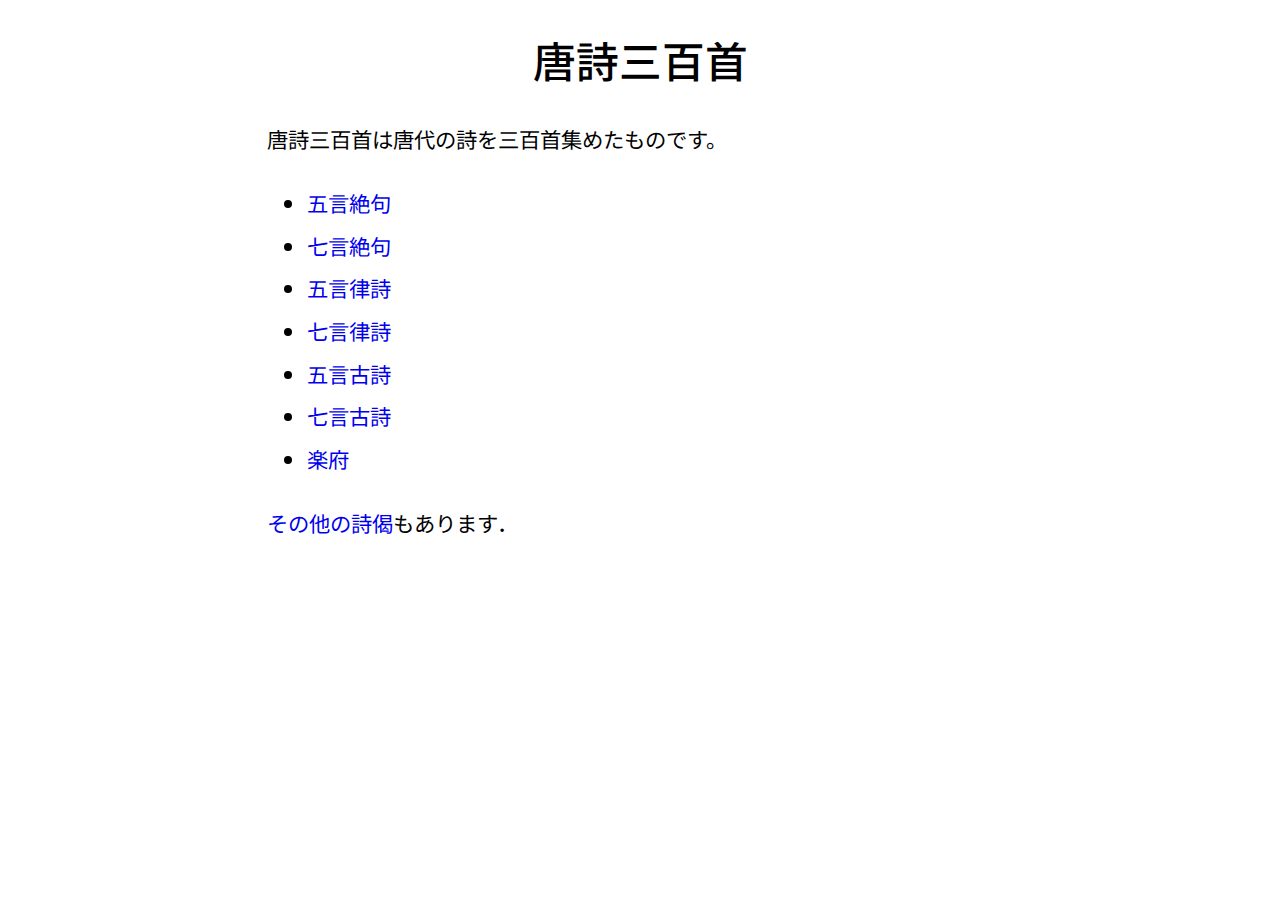
<file: index.html>
<!DOCTYPE html>
<html lang="ja">
<head>
    <meta charset="UTF-8">
    <meta name="viewport" content="width=device-width, initial-scale=1.0">
    <title>唐詩三百首</title>
    <link rel="stylesheet" href="./style.css">
</head>
<body>
    <h1>唐詩三百首</h1>
    <p>
        唐詩三百首は唐代の詩を三百首集めたものです。
        <ul>
            <li><a href="./5zetsu/index.html">五言絶句</a>
            <li><a href="./7zetsu/index.html">七言絶句</a>
            <li><a href="./5ritsu/index.html">五言律詩</a>
            <li><a href="./7ritsu/index.html">七言律詩</a>
            <li><a href="./5ko/index.html">五言古詩</a>
            <li><a href="./7ko/index.html">七言古詩</a>
            <li><a href="./gakufu/index.html">楽府</a>
         </ul>
    </p>
    <p>
        <a href="./other/index.html">その他の詩偈</a>もあります．
    </p>
</body>
</html>
</file>
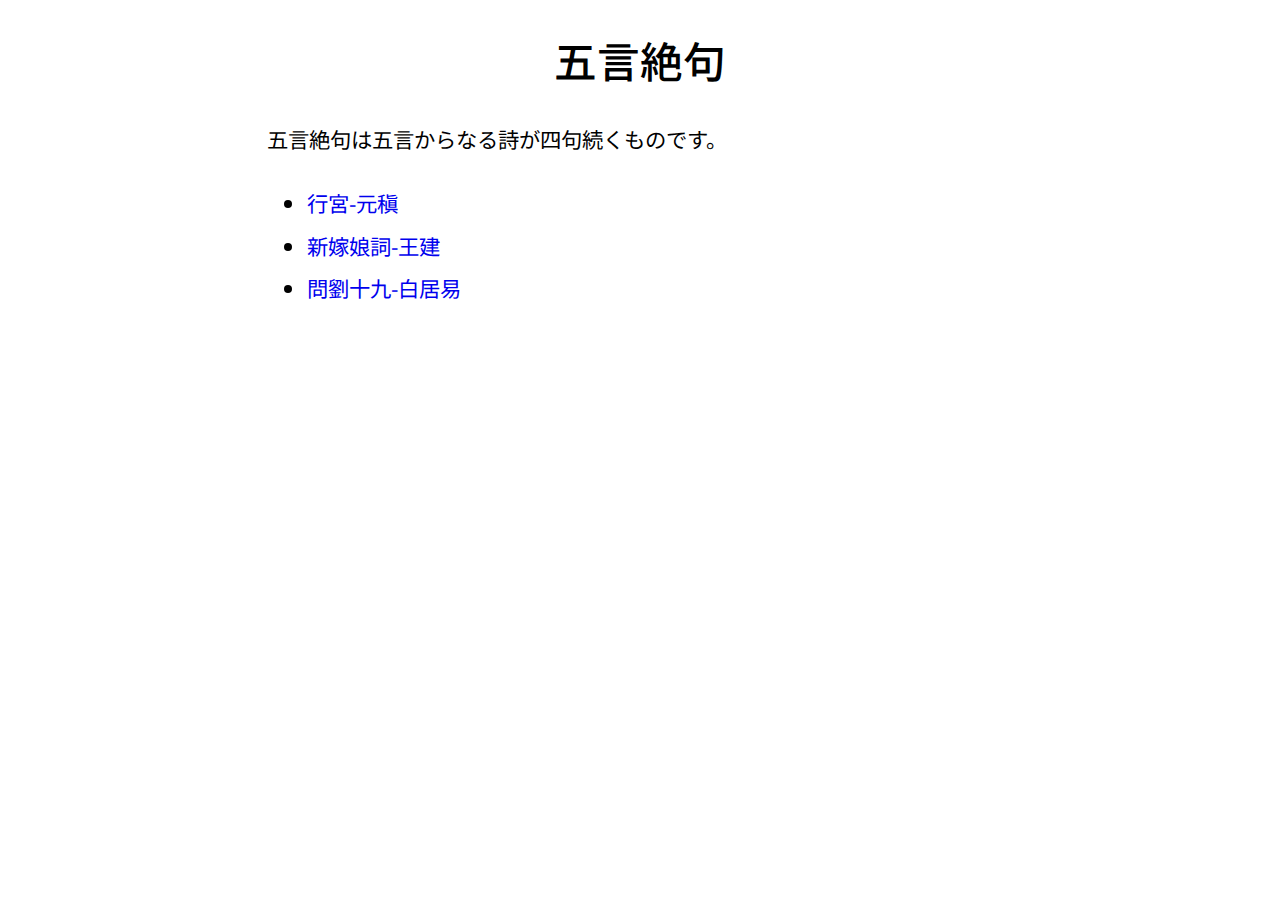
<file: 5zetsu/index.html>
<!DOCTYPE html>
<html lang="ja">
<head>
    <meta charset="UTF-8">
    <meta name="viewport" content="width=device-width, initial-scale=1.0">
    <title>五言絶句</title>
    <link rel="stylesheet" href="../style.css">
</head>
<body>
    <h1>五言絶句</h1>
    <p>
        五言絶句は五言からなる詩が四句続くものです。
        <ul>
            <li><a href="./1/index.html">行宮-元稹</a></li>
            <li><a href="./3/index.html">新嫁娘詞-王建</a></li>
            <li><a href="./9/index.html">問劉十九-白居易</a></li>
         </ul>
    </p>
</body>
</html>
</file>
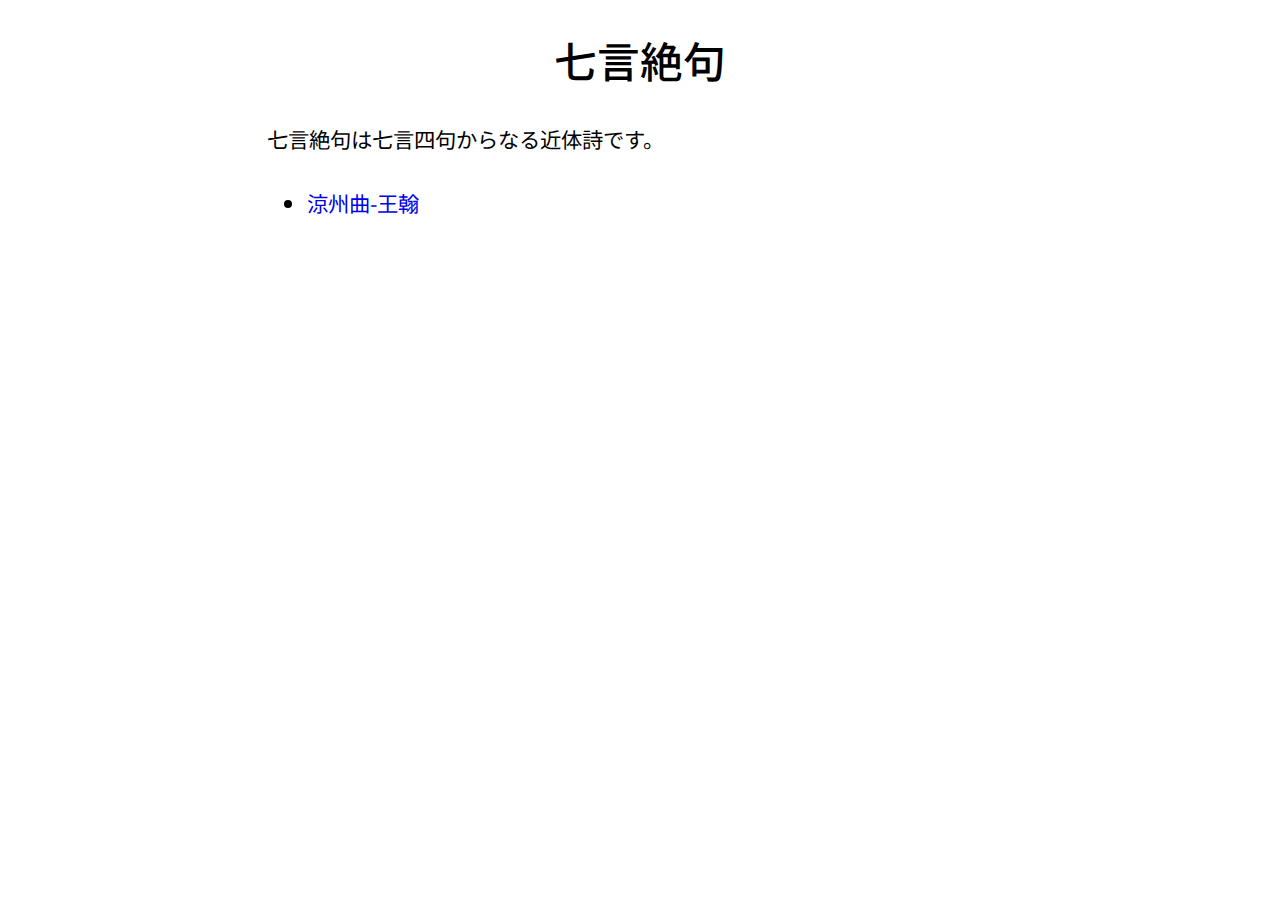
<file: 7zetsu/index.html>
<!DOCTYPE html>
<html lang="ja">
<head>
    <meta charset="UTF-8">
    <meta name="viewport" content="width=device-width, initial-scale=1.0">
    <title>七言絶句</title>
    <link rel="stylesheet" href="../style.css">
</head>
<body>
    <h1>七言絶句</h1>
    <p>
        七言絶句は七言四句からなる近体詩です。
        <ul>
            <li><a href="./5/index.html">涼州曲-王翰</a></li>
         </ul>
    </p>
</body>
</html>
</file>
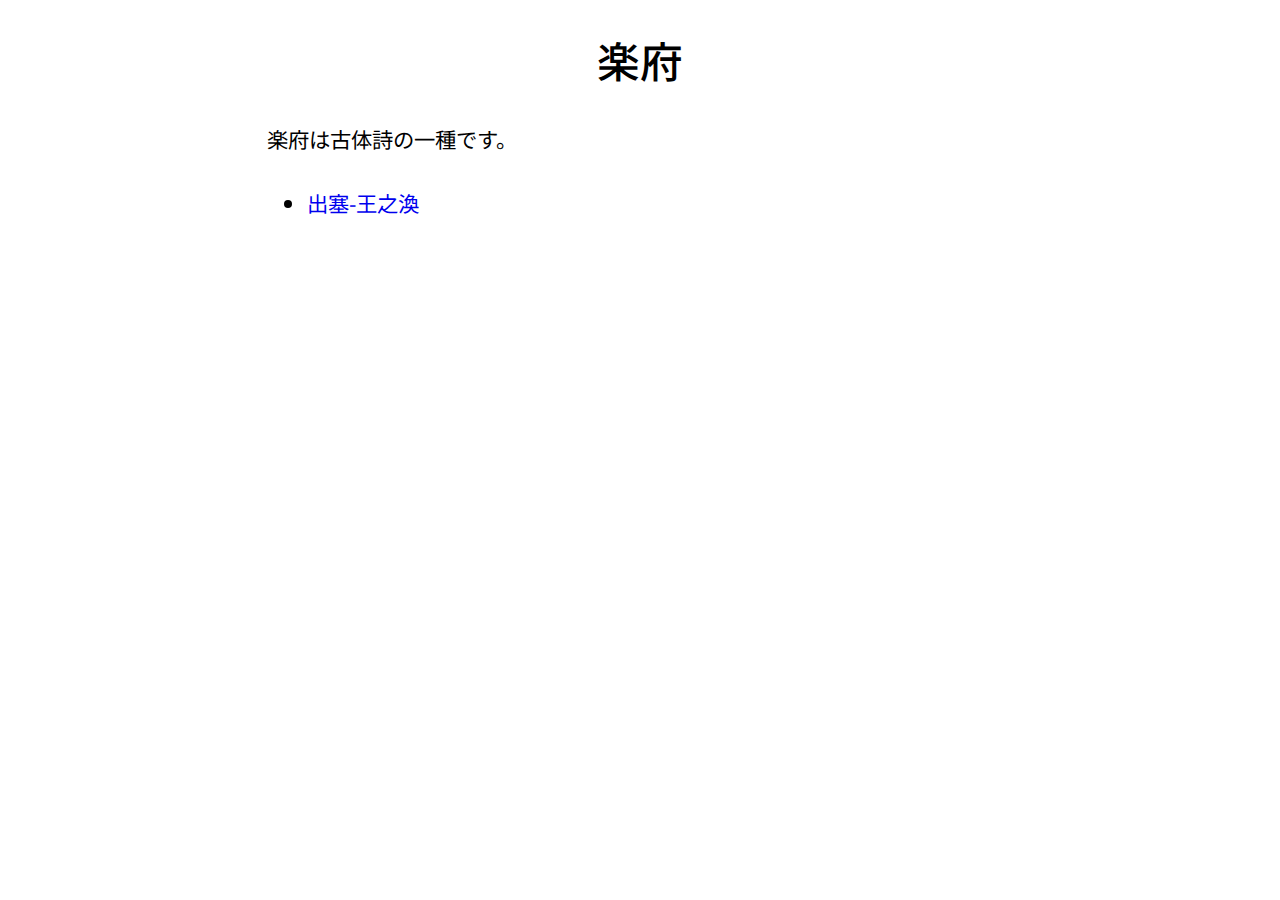
<file: gakufu/index.html>
<!DOCTYPE html>
<html lang="ja">
<head>
    <meta charset="UTF-8">
    <meta name="viewport" content="width=device-width, initial-scale=1.0">
    <title>楽府</title>
    <link rel="stylesheet" href="../style.css">
</head>
<body>
    <h1>楽府</h1>
    <p>
        楽府は古体詩の一種です。
        <ul>
            <li><a href="./1/index.html">出塞-王之渙</a>
         </ul>
    </p>
</body>
</html>
</file>
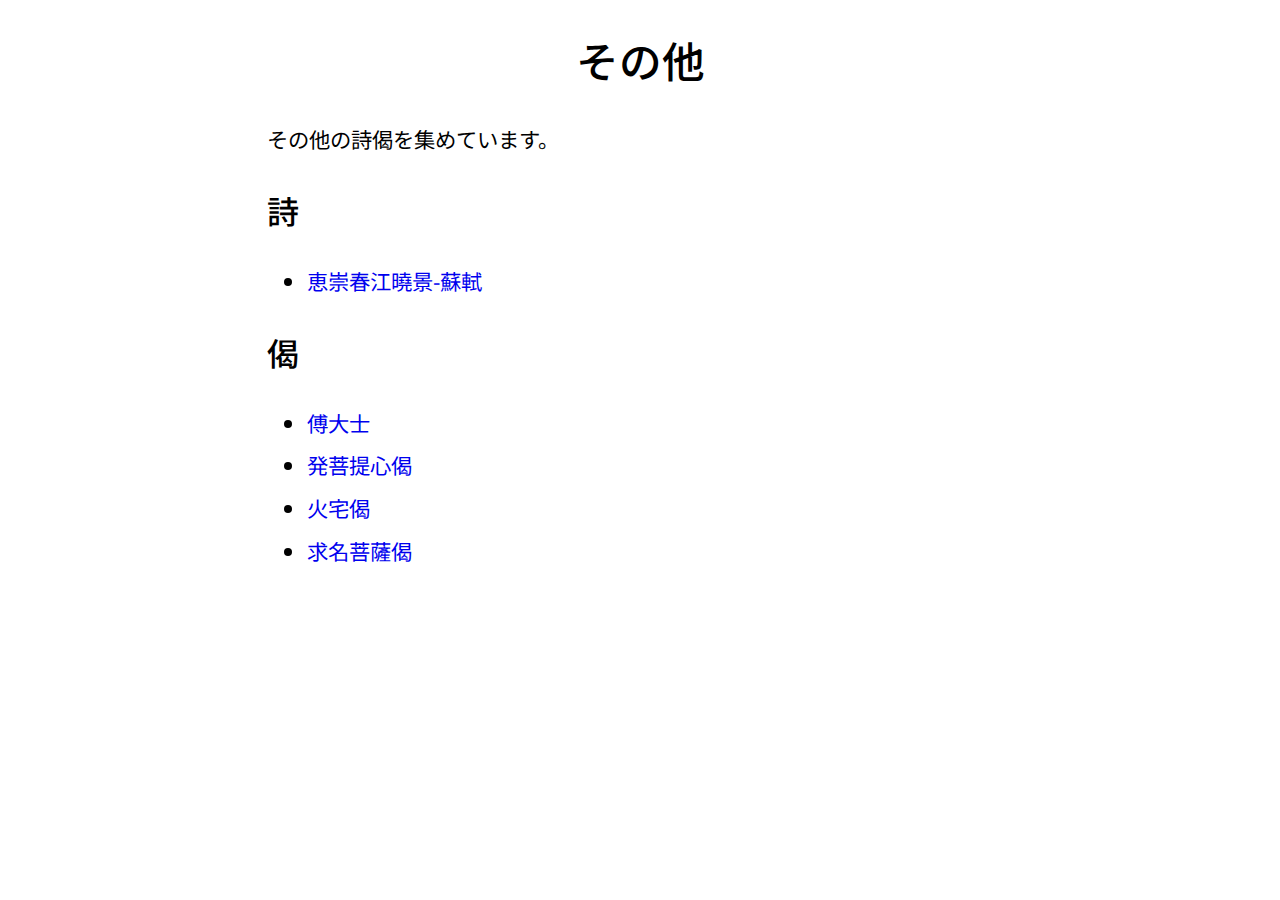
<file: other/index.html>
<!DOCTYPE html>
<html lang="ja">
<head>
    <meta charset="UTF-8">
    <meta name="viewport" content="width=device-width, initial-scale=1.0">
    <title>唐詩三百首</title>
    <link rel="stylesheet" href="../style.css">
</head>
<body>
    <h1>その他</h1>
    <p>
        その他の詩偈を集めています。
    </p>
    <h2>詩</h2>
    <p>
        <ul>
            <li><a href="./shunko/index.html">恵崇春江曉景-蘇軾</a></li>
         </ul>
    </p>
    <h2>偈</h2>
    <p>
        <ul>
            <li><a href="./fudasihi/index.html">傅大士</a></li>
            <li><a href="./bodai/index.html">発菩提心偈</a></li>
            <li><a href="./kataku/index.html">火宅偈</a></li>
            <li><a href="./gumyo/index.html">求名菩薩偈</a></li>
        </ul>
    </p>
</body>
</html>
</file>
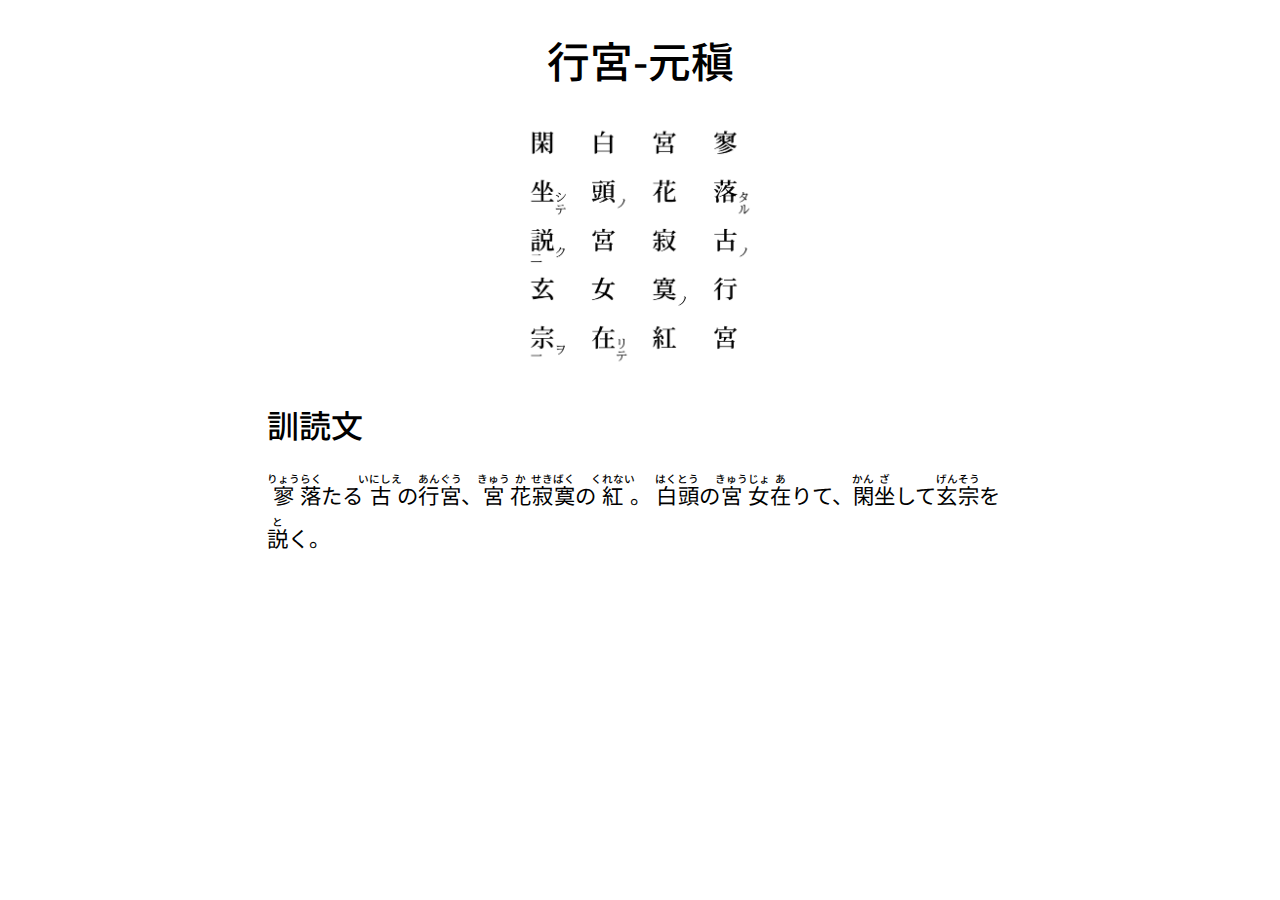
<file: 5zetsu/1/index.html>
<!DOCTYPE html>
<html lang="ja">
<head>
    <meta charset="UTF-8">
    <meta name="viewport" content="width=device-width, initial-scale=1.0">
    <title>行宮-元稹</title>
    <link rel="stylesheet" href="../../style.css">
</head>
<body>
    <h1>行宮-元稹</h1>
    <img src="./output.png">
    <h2>訓読文</h2>
    <p>
        <ruby>寥<rt>りょう</rt>落<rt>らく</rt></ruby>たる<ruby>古<rt>いにしえ</rt></ruby>の<ruby>行<rt>あん</rt>宮<rt>ぐう</rt></ruby>、<ruby>宮<rt>きゅう</rt>花<rt>か</rt>寂<rt>せき</rt>寞<rt>ばく</rt></ruby>の<ruby>紅<rt>くれない</rt></ruby>。 <ruby>白<rt>はく</rt>頭<rt>とう</rt></ruby>の<ruby>宮<rt>きゅう</rt>女<rt>じょ</rt>在<rt>あ</rt></ruby>りて、<ruby>閑<rt>かん</rt>坐<rt>ざ</rt></ruby>して<ruby>玄<rt>げん</rt>宗<rt>そう</rt></ruby>を<ruby>説<rt>と</rt></ruby>く。
    </p>
</body>
</html>
</file>
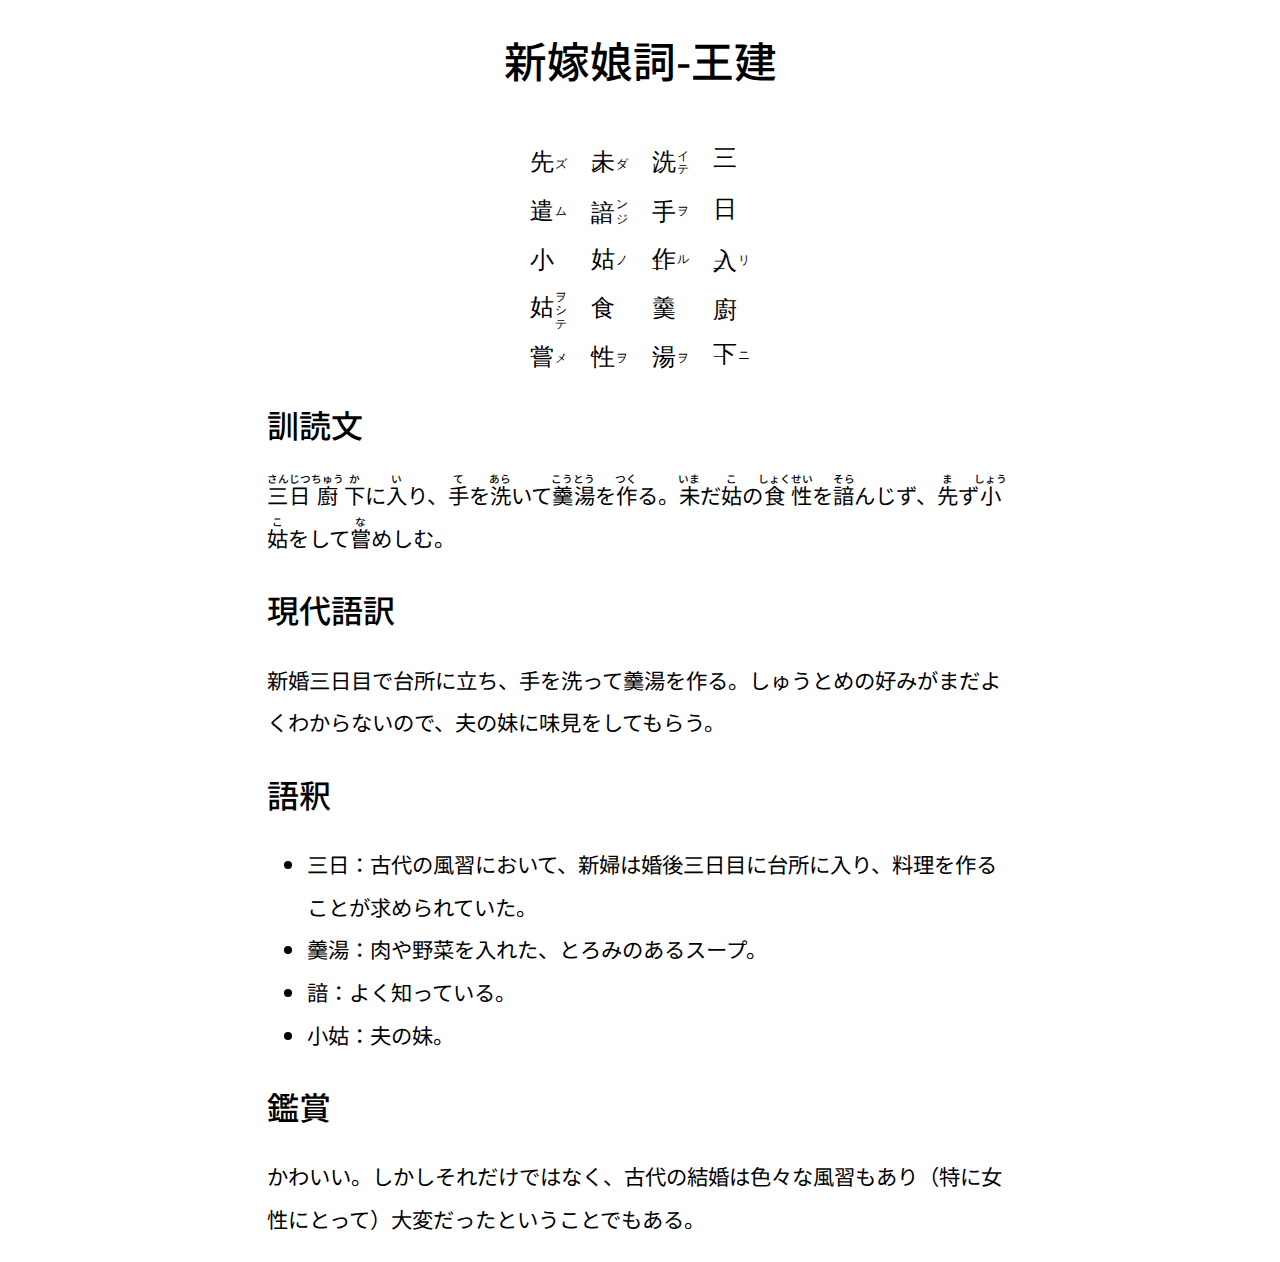
<file: 5zetsu/3/index.html>
<!DOCTYPE html>
<html lang="ja">
<head>
    <meta charset="UTF-8">
    <meta name="viewport" content="width=device-width, initial-scale=1.0">
    <title>新嫁娘詞-王建</title>
    <link rel="stylesheet" href="../../style.css">
</head>
<body>
    <h1>新嫁娘詞-王建</h1>
    <img src="./input.svg">
    <h2>訓読文</h2>
    <p>
        <ruby>三<rt>さん</rt>日<rt>じつ</rt>廚<rt>ちゅう</rt>下<rt>か</rt></ruby>に<ruby>入<rt>い</rt></ruby>り、<ruby>手<rt>て</rt></ruby>を<ruby>洗<rt>あら</rt></ruby>いて<ruby>羹<rt>こう</rt>湯<rt>とう</rt></ruby>を<ruby>作<rt>つく</rt></ruby>る。<ruby>未<rt>いま</rt></ruby>だ<ruby>姑<rt>こ</rt></ruby>の<ruby>食<rt>しょく</rt>性<rt>せい</rt></ruby>を<ruby>諳<rt>そら</rt></ruby>んじず、<ruby>先<rt>ま</rt></ruby>ず<ruby>小<rt>しょう</rt>姑<rt>こ</rt></ruby>をして<ruby>嘗<rt>な</rt></ruby>めしむ。
    </p>
    <h2>現代語訳</h2>
    <p>
        新婚三日目で台所に立ち、手を洗って羹湯を作る。しゅうとめの好みがまだよくわからないので、夫の妹に味見をしてもらう。
    </p>
    <h2>語釈</h2>
    <p>
        <ul>
            <li>三日：古代の風習において、新婦は婚後三日目に台所に入り、料理を作ることが求められていた。</li>
            <li>羹湯：肉や野菜を入れた、とろみのあるスープ。</li>
            <li>諳：よく知っている。</li>
            <li>小姑：夫の妹。</li>
        </ul>
    </p>
    <h2>鑑賞</h2>
    <p>かわいい。しかしそれだけではなく、古代の結婚は色々な風習もあり（特に女性にとって）大変だったということでもある。</p>
</body>
</html>
</file>
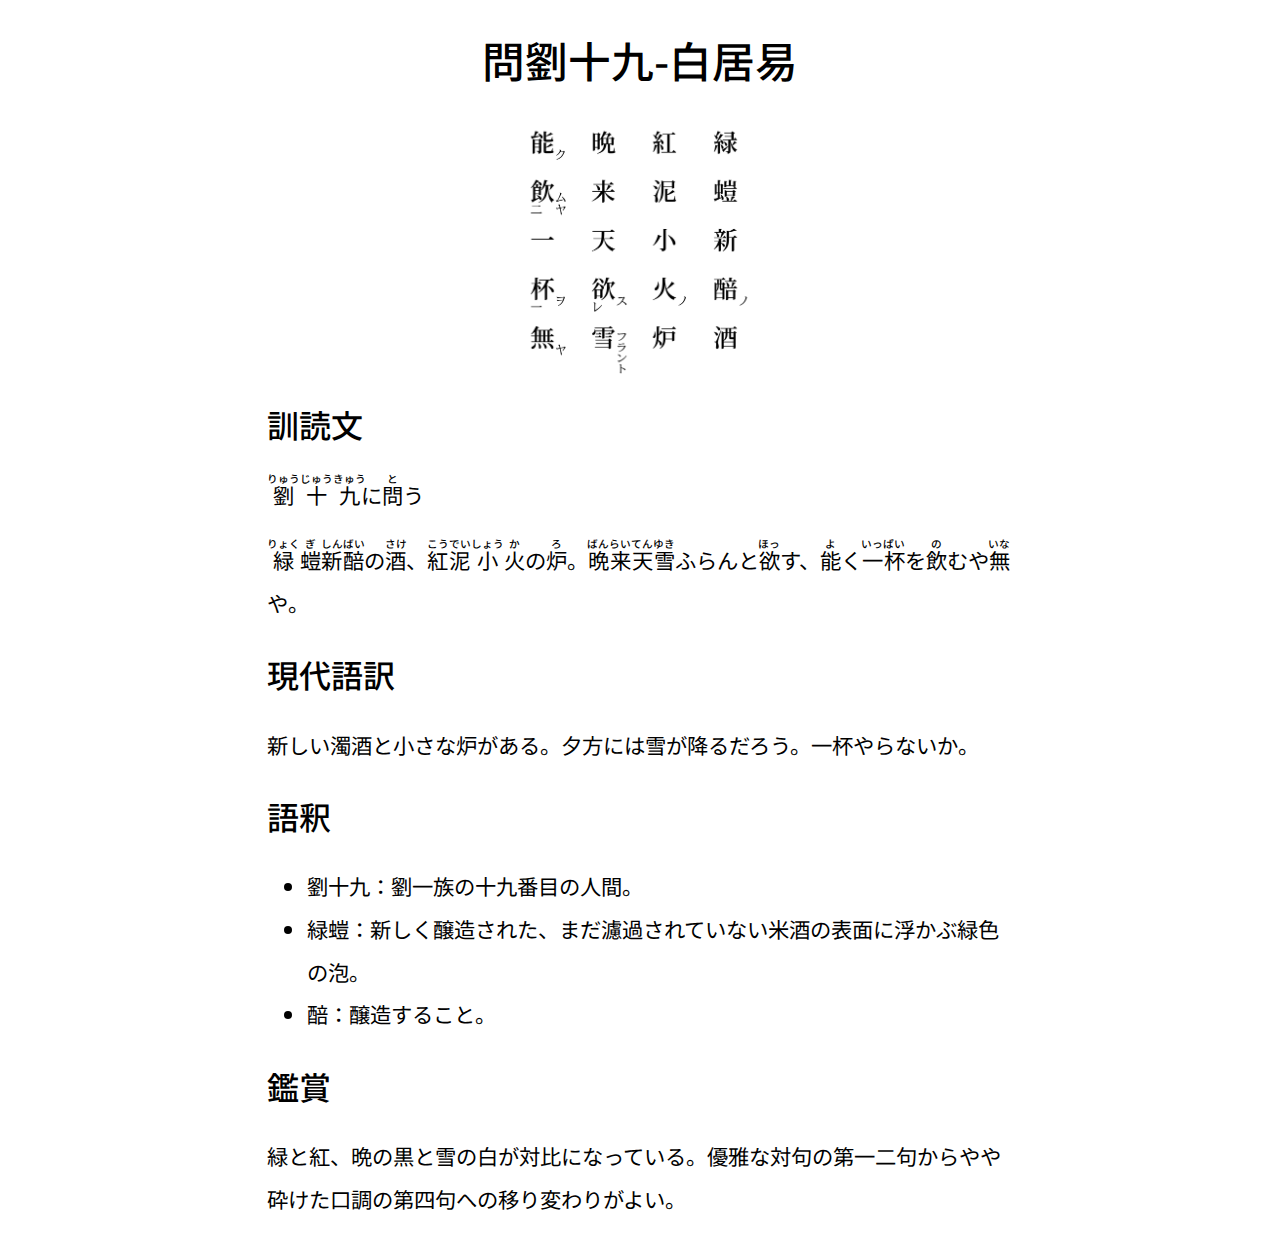
<file: 5zetsu/9/index.html>
<!DOCTYPE html>
<html lang="ja">
<head>
    <meta charset="UTF-8">
    <meta name="viewport" content="width=device-width, initial-scale=1.0">
    <title>問劉十九-白居易</title>
    <link rel="stylesheet" href="../../style.css">
</head>
<body>
    <h1>問劉十九-白居易</h1>
    <img src="./output.png">
    <h2>訓読文</h2>
    <p>
        <ruby>劉<rt>りゅう</rt>十<rt>じゅう</rt>九<rt>きゅう</rt></ruby>に<ruby>問<rt>と</rt></ruby>う
    </p>
    <p>
        <ruby>緑<rt>りょく</rt>螘<rt>ぎ</rt>新<rt>しん</rt>醅<rt>ばい</rt></ruby>の<ruby>酒<rt>さけ</rt></ruby>、<ruby>紅<rt>こう</rt>泥<rt>でい</rt>小<rt>しょう</rt>火<rt>か</rt></ruby>の<ruby>炉<rt>ろ</rt></ruby>。<ruby>晩<rt>ばん</rt>来<rt>らい</rt>天<rt>てん</rt>雪<rt>ゆき</rt></ruby>ふらんと<ruby>欲<rt>ほっ</rt></ruby>す、<ruby>能<rt>よ</rt></ruby>く<ruby>一<rt>いっ</rt>杯<rt>ぱい</rt></ruby>を<ruby>飲<rt>の</rt></ruby>むや<ruby>無<rt>いな</rt></ruby>や。
    </p>
    <h2>現代語訳</h2>
    <p>
        新しい濁酒と小さな炉がある。夕方には雪が降るだろう。一杯やらないか。
    </p>
    <h2>語釈</h2>
    <p>
        <ul>
            <li>劉十九：劉一族の十九番目の人間。</li>
            <li>緑螘：新しく醸造された、まだ濾過されていない米酒の表面に浮かぶ緑色の泡。</li>
            <li>醅：醸造すること。</li>
        </ul>
    </p>
    <h2>鑑賞</h2>
    <p>緑と紅、晩の黒と雪の白が対比になっている。優雅な対句の第一二句からやや砕けた口調の第四句への移り変わりがよい。</p>
</body>
</html>
</file>
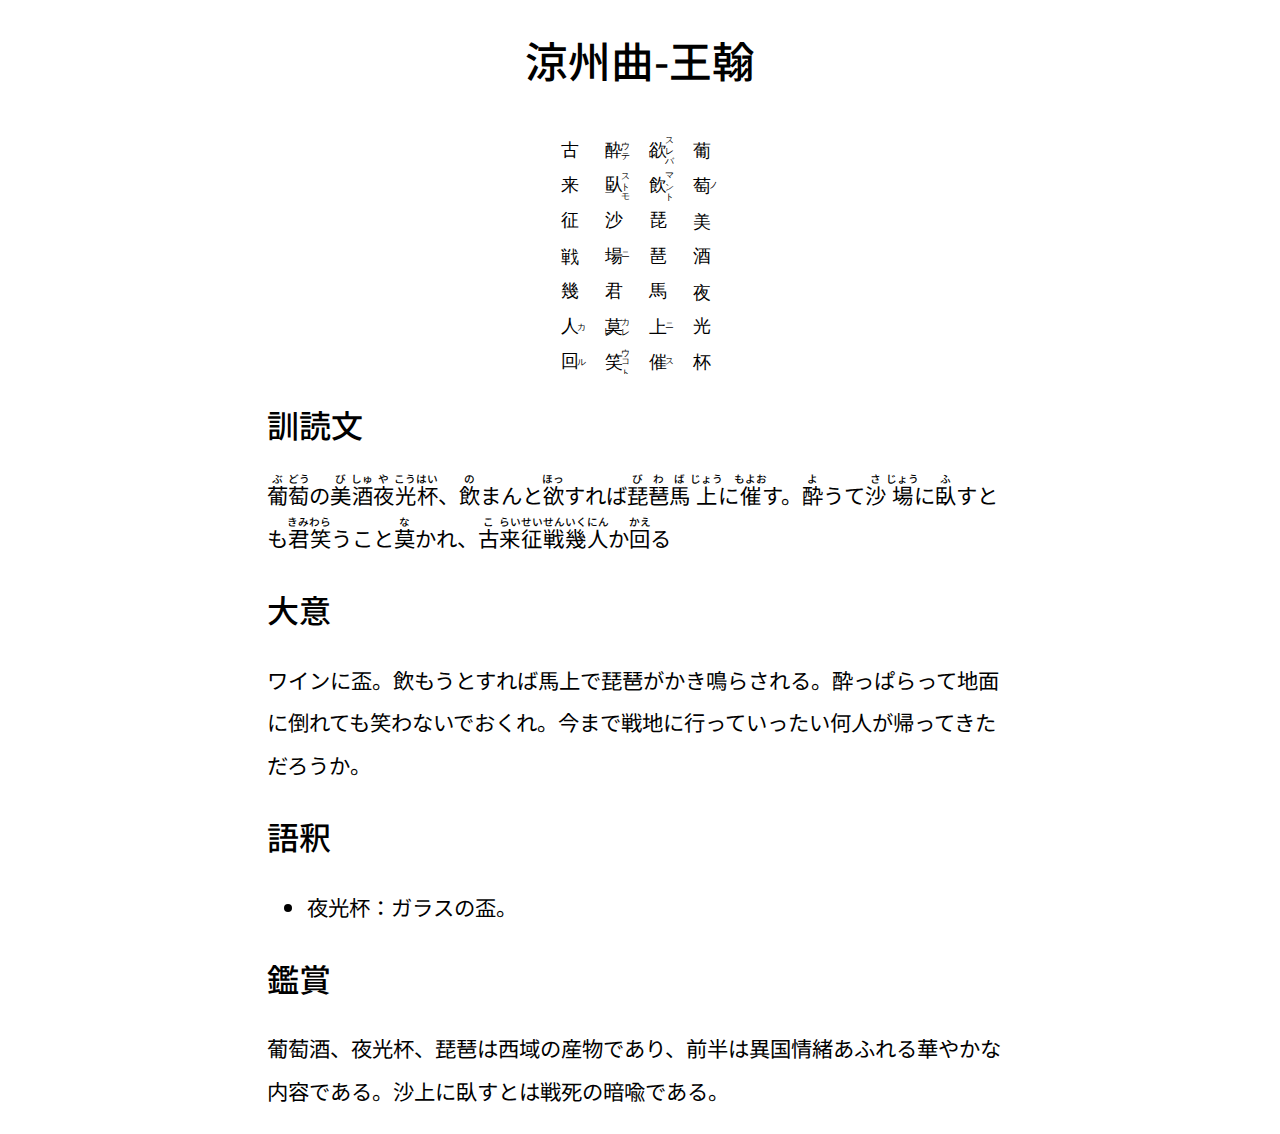
<file: 7zetsu/5/index.html>
<!DOCTYPE html>
<html lang="ja">
<head>
    <meta charset="UTF-8">
    <meta name="viewport" content="width=device-width, initial-scale=1.0">
    <title>涼州曲-王翰</title>
    <link rel="stylesheet" href="../../style.css">
</head>
<body>
    <h1>涼州曲-王翰</h1>
    <img src="./input.svg">
    <h2>訓読文</h2>
    <p>
        <ruby>葡<rt>ぶ</rt>萄<rt>どう</rt></ruby>の<ruby>美<rt>び</rt>酒<rt>しゅ</rt>夜<rt>や</rt>光<rt>こう</rt>杯<rt>はい</rt></ruby>、<ruby>飲<rt>の</rt></ruby>まんと<ruby>欲<rt>ほっ</rt></ruby>すれば<ruby>琵<rt>び</rt>琶<rt>わ</rt>馬<rt>ば</rt>上<rt>じょう</rt></ruby>に<ruby>催<rt>もよお</rt></ruby>す。<ruby>酔<rt>よ</rt></ruby>うて<ruby>沙<rt>さ</rt>場<rt>じょう</rt></ruby>に<ruby>臥<rt>ふ</rt></ruby>すとも<ruby>君<rt>きみ</rt>笑<rt>わら</rt></ruby>うこと<ruby>莫<rt>な</rt></ruby>かれ、<ruby>古<rt>こ</rt>来<rt>らい</rt>征<rt>せい</rt>戦<rt>せん</rt>幾<rt>いく</rt>人<rt>にん</rt></ruby>か<ruby>回<rt>かえ</rt></ruby>る
    </p>
    <h2>大意</h2>
    <p>
        ワインに盃。飲もうとすれば馬上で琵琶がかき鳴らされる。酔っぱらって地面に倒れても笑わないでおくれ。今まで戦地に行っていったい何人が帰ってきただろうか。
    </p>
    <h2>語釈</h2>
    <p>
        <ul>
            <li>夜光杯：ガラスの盃。</li>
        </ul>
    </p>
    <h2>鑑賞</h2>
    <p>
        葡萄酒、夜光杯、琵琶は西域の産物であり、前半は異国情緒あふれる華やかな内容である。沙上に臥すとは戦死の暗喩である。
    </p>
</body>
</html>
</file>
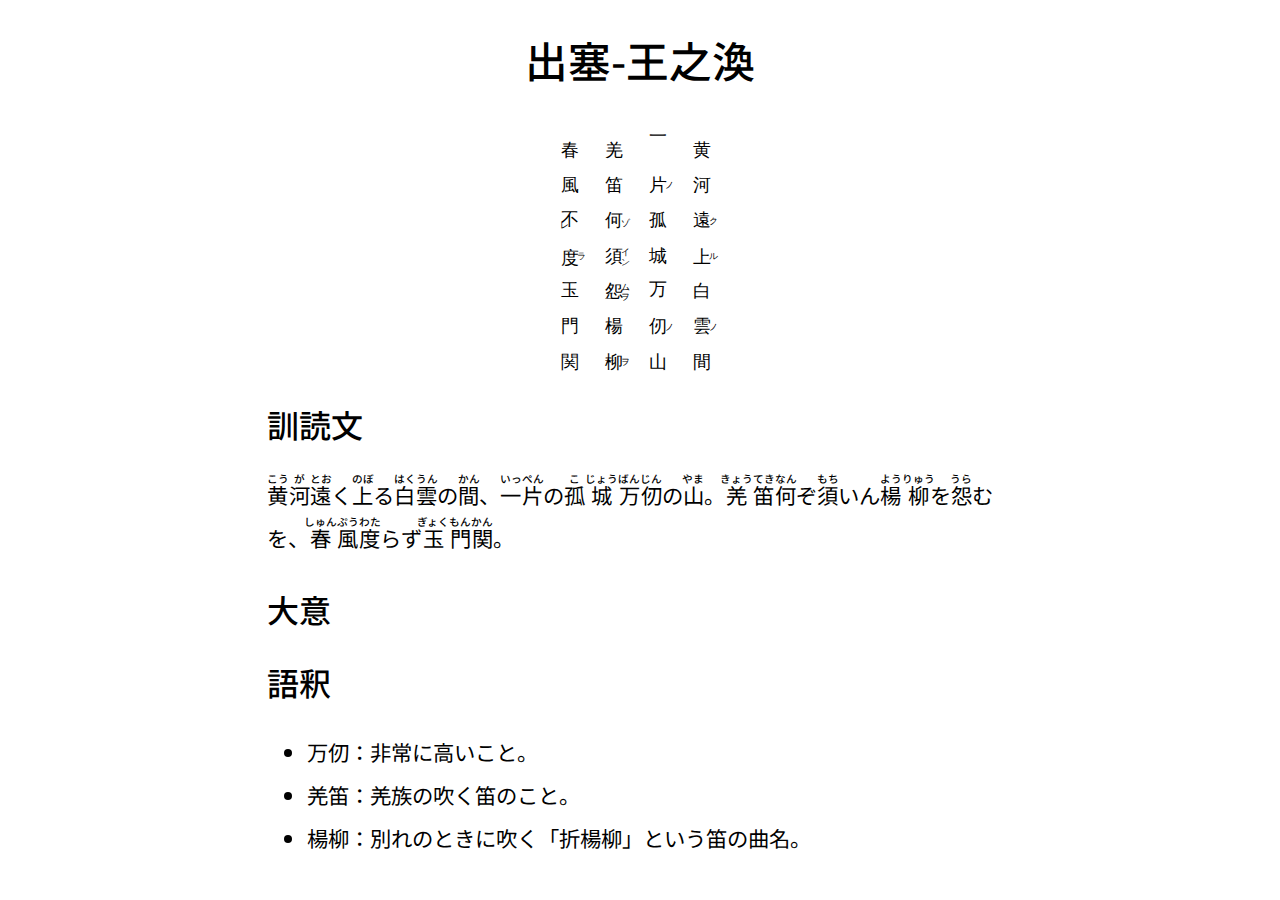
<file: gakufu/1/index.html>
<!DOCTYPE html>
<html lang="ja">
<head>
    <meta charset="UTF-8">
    <meta name="viewport" content="width=device-width, initial-scale=1.0">
    <title>出塞-王之渙</title>
    <link rel="stylesheet" href="../../style.css">
</head>
<body>
    <h1>出塞-王之渙</h1>
    <img src="./input.svg">
    <h2>訓読文</h2>
    <p>
        <ruby>黄<rt>こう</rt>河<rt>が</rt>遠<rt>とお</rt></ruby>く<ruby>上<rt>のぼ</rt></ruby>る<ruby>白<rt>はく</rt>雲<rt>うん</rt></ruby>の<ruby>間<rt>かん</rt></ruby>、<ruby>一<rt>いっ</rt>片<rt>ぺん</rt></ruby>の<ruby>孤<rt>こ</rt>城<rt>じょう</rt>万<rt>ばん</rt>仞<rt>じん</rt></ruby>の<ruby>山<rt>やま</rt></ruby>。<ruby>羌<rt>きょう</rt>笛<rt>てき</rt>何<rt>なん</rt></ruby>ぞ<ruby>須<rt>もち</rt></ruby>いん<ruby>楊<rt>よう</rt>柳<rt>りゅう</rt></ruby>を<ruby>怨<rt>うら</rt></ruby>むを、<ruby>春<rt>しゅん</rt>風<rt>ぷう</rt>度<rt>わた</rt></ruby>らず<ruby>玉<rt>ぎょく</rt>門<rt>もん</rt>関<rt>かん</rt></ruby>。
    </p>
    <h2>大意</h2>
    <p>
        
    </p>
    <h2>語釈</h2>
    <p>
        <ul>
            <li>万仞：非常に高いこと。</li>
            <li>羌笛：羌族の吹く笛のこと。</li>
            <li>楊柳：別れのときに吹く「折楊柳」という笛の曲名。</li>
        </ul>
    </p>
</body>
</html>
</file>
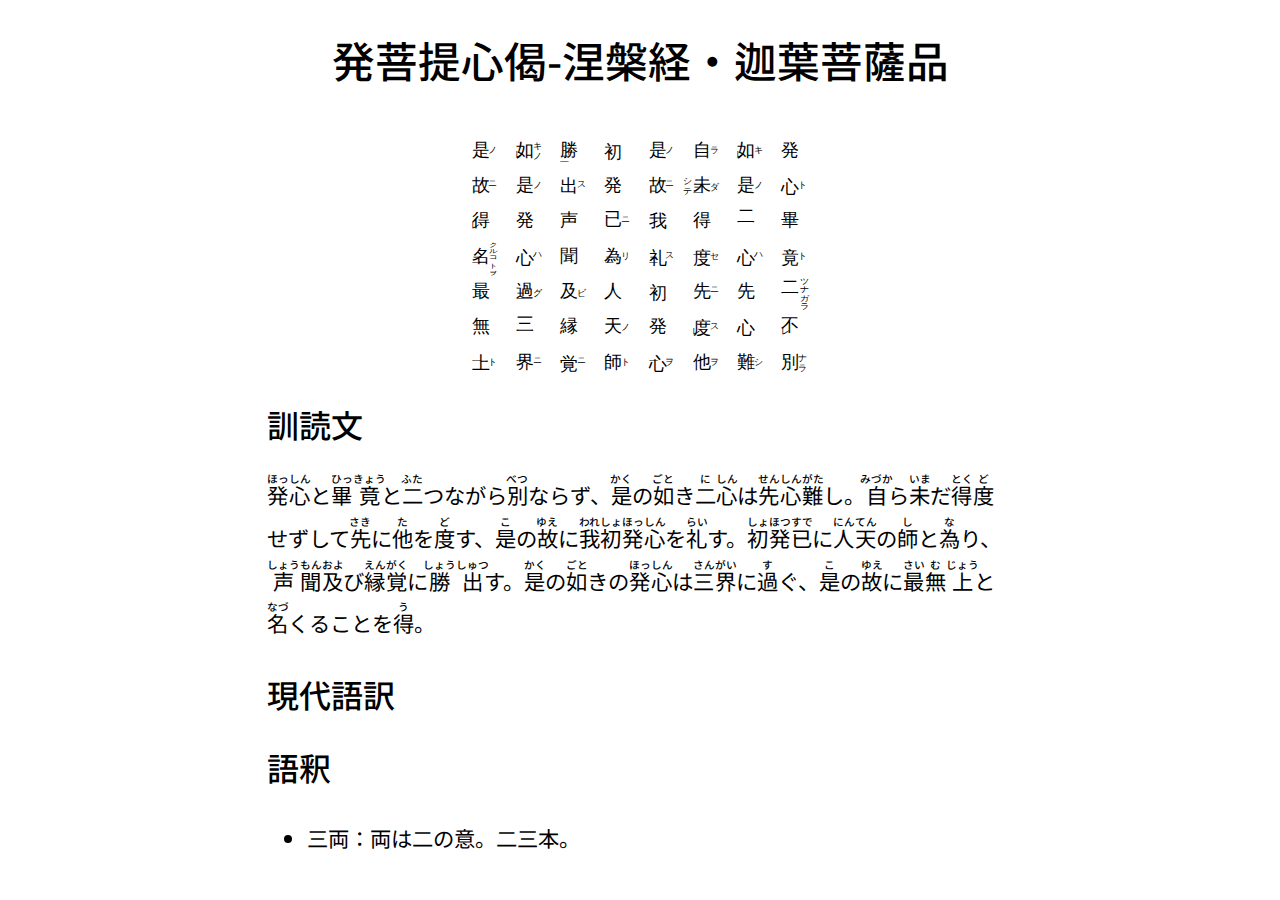
<file: other/bodai/index.html>
<!DOCTYPE html>
<html lang="ja">
<head>
    <meta charset="UTF-8">
    <meta name="viewport" content="width=device-width, initial-scale=1.0">
    <title>発菩提心偈-涅槃経・迦葉菩薩品</title>
    <link rel="stylesheet" href="../../style.css">
</head>
<body>
    <h1>発菩提心偈-涅槃経・迦葉菩薩品</h1>
    <img src="./input.svg">
    <h2>訓読文</h2>
    <p>
        <ruby>発<rt>ほっ</rt>心<rt>しん</rt></ruby>と<ruby>畢<rt>ひっ</rt>竟<rt>きょう</rt></ruby>と<ruby>二<rt>ふた</rt></ruby>つながら<ruby>別<rt>べつ</rt></ruby>ならず、<ruby>是<rt>かく</rt></ruby>の<ruby>如<rt>ごと</rt></ruby>き<ruby>二<rt>に</rt>心<rt>しん</rt></ruby>は<ruby>先<rt>せん</rt>心<rt>しん</rt>難<rt>がた</rt></ruby>し。<ruby>自<rt>みづか</rt></ruby>ら<ruby>未<rt>いま</rt></ruby>だ<ruby>得<rt>とく</rt>度<rt>ど</rt></ruby>せずして<ruby>先<rt>さき</rt></ruby>に<ruby>他<rt>た</rt></ruby>を<ruby>度<rt>ど</rt></ruby>す、<ruby>是<rt>こ</rt></ruby>の<ruby>故<rt>ゆえ</rt></ruby>に<ruby>我<rt>われ</rt>初<rt>しょ</rt>発<rt>ほっ</rt>心<rt>しん</rt></ruby>を<ruby>礼<rt>らい</rt></ruby>す。<ruby>初<rt>しょ</rt>発<rt>ほつ</rt>已<rt>すで</rt></ruby>に<ruby>人<rt>にん</rt>天<rt>てん</rt></ruby>の<ruby>師<rt>し</rt></ruby>と<ruby>為<rt>な</rt></ruby>り、<ruby>声<rt>しょう</rt>聞<rt>もん</rt>及<rt>およ</rt></ruby>び<ruby>縁<rt>えん</rt>覚<rt>がく</rt></ruby>に<ruby>勝<rt>しょう</rt>出<rt>しゅつ</rt></ruby>す。<ruby>是<rt>かく</rt></ruby>の<ruby>如<rt>ごと</rt></ruby>きの<ruby>発<rt>ほっ</rt>心<rt>しん</rt></ruby>は<ruby>三<rt>さん</rt>界<rt>がい</rt></ruby>に<ruby>過<rt>す</rt></ruby>ぐ、<ruby>是<rt>こ</rt></ruby>の<ruby>故<rt>ゆえ</rt></ruby>に<ruby>最<rt>さい</rt>無<rt>む</rt>上<rt>じょう</rt></ruby>と<ruby>名<rt>なづ</rt></ruby>くることを<ruby>得<rt>う</rt></ruby>。
    </p>
    <h2>現代語訳</h2>
    <p>
        
    </p>
    <h2>語釈</h2>
    <p>
        <ul>
            <li>三両：両は二の意。二三本。</li>
        </ul>
    </p>
</body>
</html>
</file>
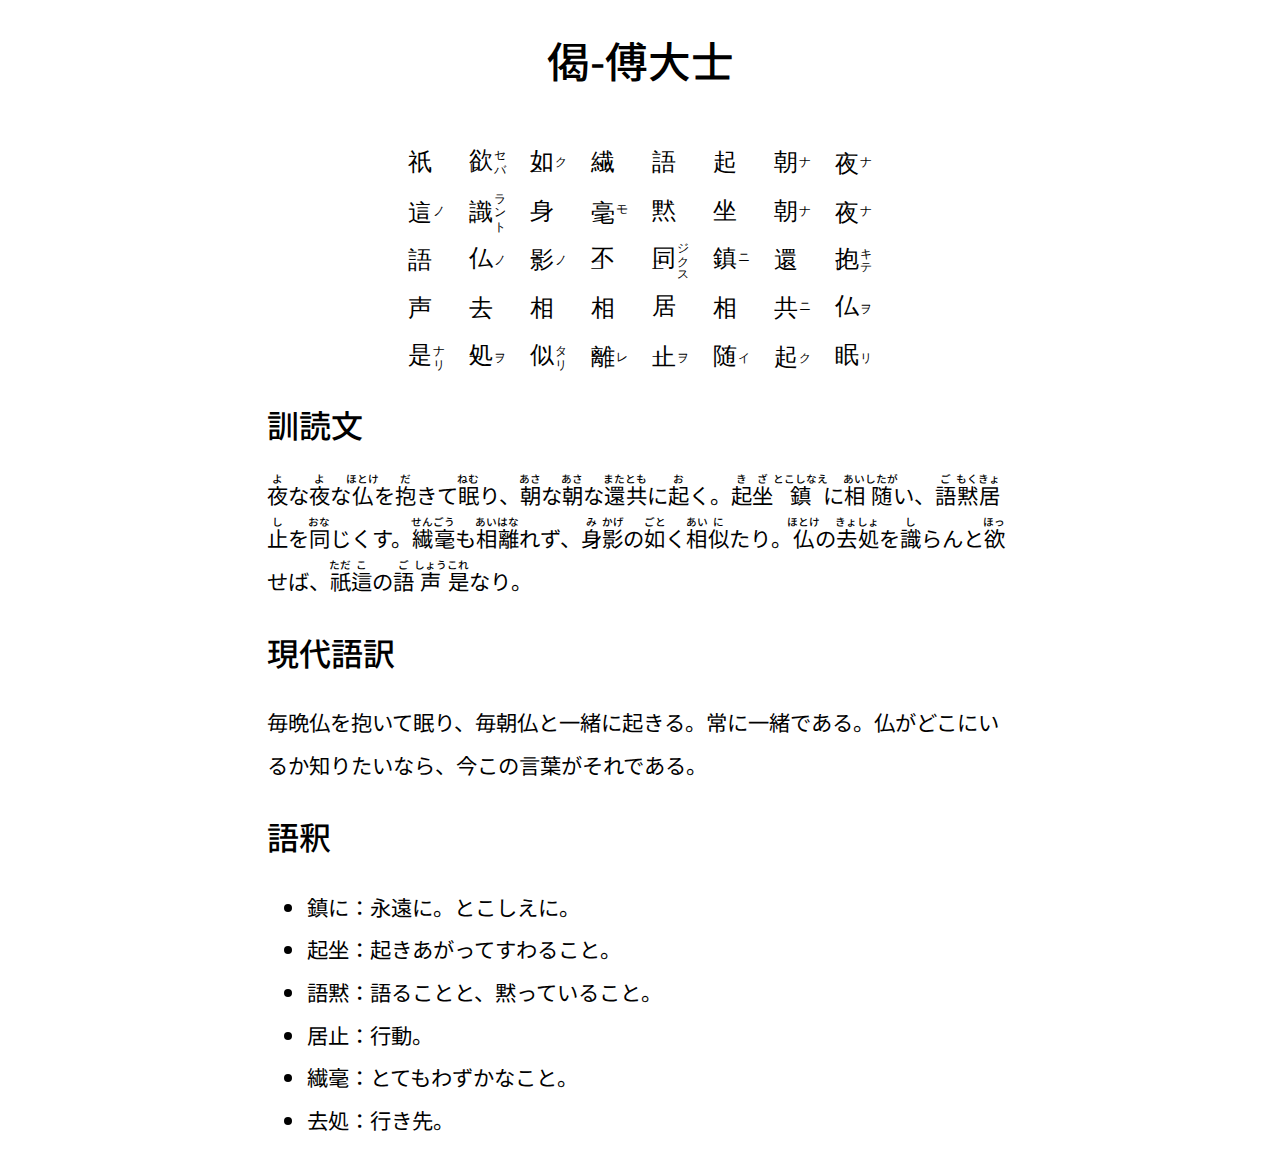
<file: other/fudasihi/index.html>
<!DOCTYPE html>
<html lang="ja">
<head>
    <meta charset="UTF-8">
    <meta name="viewport" content="width=device-width, initial-scale=1.0">
    <title>偈-傅大士</title>
    <link rel="stylesheet" href="../../style.css">
</head>
<body>
    <h1>偈-傅大士</h1>
    <img src="./input.svg">
    <h2>訓読文</h2>
    <p>
        <ruby>夜<rt>よ</rt></ruby>な<ruby>夜<rt>よ</rt></ruby>な<ruby>仏<rt>ほとけ</rt></ruby>を<ruby>抱<rt>だ</rt></ruby>きて<ruby>眠<rt>ねむ</rt></ruby>り、<ruby>朝<rt>あさ</rt></ruby>な<ruby>朝<rt>あさ</rt></ruby>な<ruby>還<rt>また</rt></ruby><ruby>共<rt>とも</rt></ruby>に<ruby>起<rt>お</rt></ruby>く。<ruby>起<rt>き</rt>坐<rt>ざ</rt>鎮<rt>とこしなえ</rt></ruby>に<ruby>相<rt>あい</rt>随<rt>したが</rt></ruby>い、<ruby>語<rt>ご</rt>黙<rt>もく</rt>居<rt>きょ</rt>止<rt>し</rt></ruby>を<ruby>同<rt>おな</rt></ruby>じくす。<ruby>繊<rt>せん</rt>毫<rt>ごう</rt></ruby>も<ruby>相<rt>あい</rt>離<rt>はな</rt></ruby>れず、<ruby>身<rt>み</rt>影<rt>かげ</rt></ruby>の<ruby>如<rt>ごと</rt></ruby>く<ruby>相<rt>あい</rt>似<rt>に</rt></ruby>たり。<ruby>仏<rt>ほとけ</rt></ruby>の<ruby>去<rt>きょ</rt>処<rt>しょ</rt></ruby>を<ruby>識<rt>し</rt></ruby>らんと<ruby>欲<rt>ほっ</rt></ruby>せば、<ruby>祇<rt>ただ</rt>這<rt>こ</rt></ruby>の<ruby>語<rt>ご</rt>声<rt>しょう</rt>是<rt>これ</rt></ruby>なり。
    </p>
    <h2>現代語訳</h2>
    <p>
        毎晩仏を抱いて眠り、毎朝仏と一緒に起きる。常に一緒である。仏がどこにいるか知りたいなら、今この言葉がそれである。
    </p>
    <h2>語釈</h2>
    <p>
        <ul>
            <li>鎮に：永遠に。とこしえに。</li>
            <li>起坐：起きあがってすわること。</li>
            <li>語黙：語ることと、黙っていること。</li>
            <li>居止：行動。</li>
            <li>繊毫：とてもわずかなこと。</li>
            <li>去処：行き先。</li>
        </ul>
    </p>
</body>
</html>
</file>
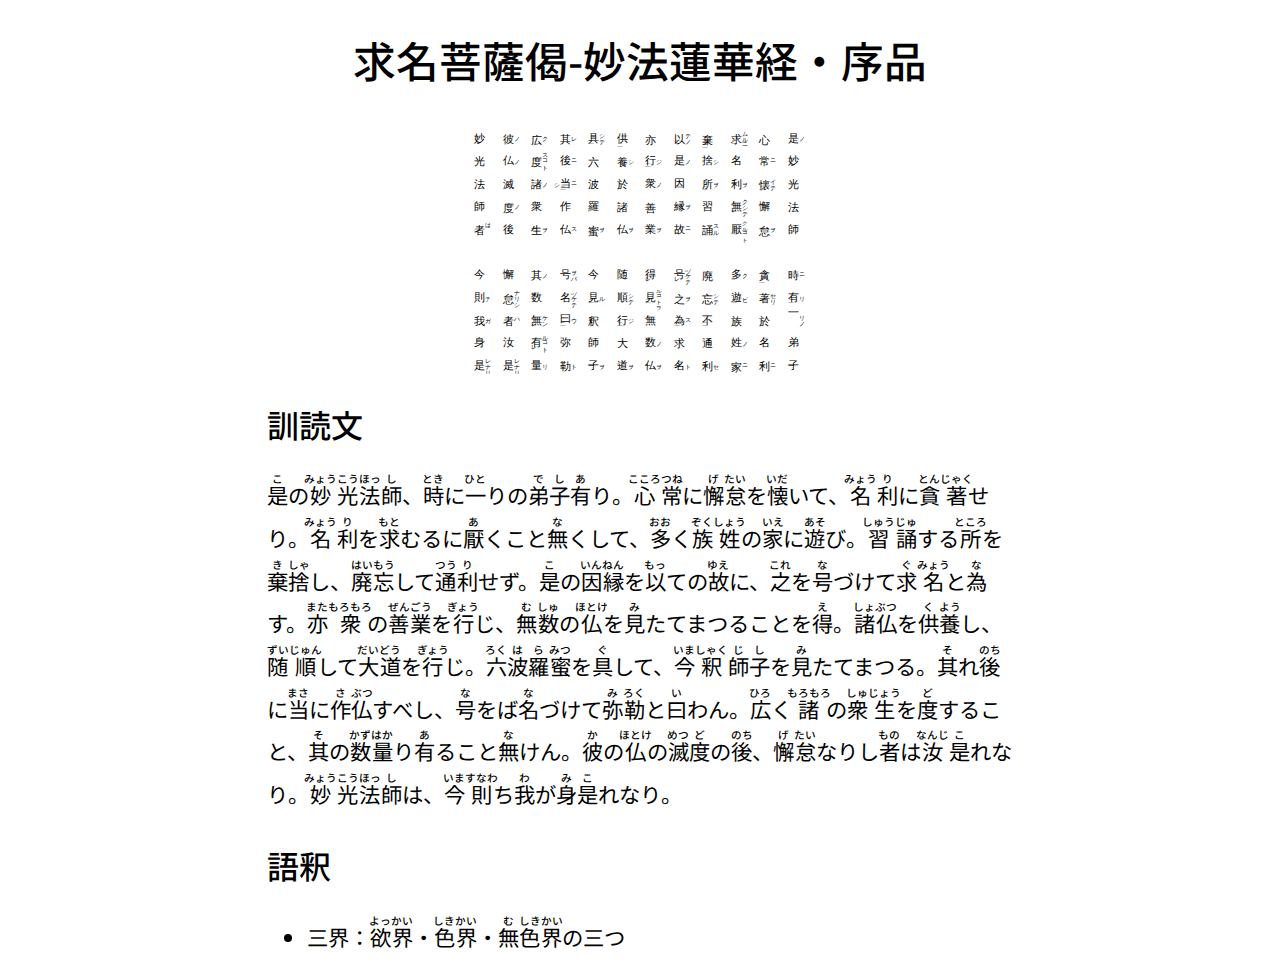
<file: other/gumyo/index.html>
<!DOCTYPE html>
<html lang="ja">
<head>
    <meta charset="UTF-8">
    <meta name="viewport" content="width=device-width, initial-scale=1.0">
    <title>求名菩薩偈-妙法蓮華経・序品</title>
    <link rel="stylesheet" href="../../style.css">
</head>
<body>
    <h1>求名菩薩偈-妙法蓮華経・序品</h1>
    <img src="./input.svg">
    <h2>訓読文</h2>
    <p>
        <ruby>是<rt>こ</rt></ruby>の<ruby>妙<rt>みょう</rt>光<rt>こう</rt>法<rt>ほっ</rt>師<rt>し</rt></ruby>、<ruby>時<rt>とき</rt></ruby>に<ruby>一<rt>ひと</rt></ruby>りの<ruby>弟<rt>で</rt>子<rt>し</rt>有<rt>あ</rt></ruby>り。<ruby>心<rt>こころ</rt>常<rt>つね</rt></ruby>に<ruby>懈<rt>げ</rt>怠<rt>たい</rt></ruby>を<ruby>懐<rt>いだ</rt></ruby>いて、<ruby>名<rt>みょう</rt>利<rt>り</rt></ruby>に<ruby>貪<rt>とん</rt>著<rt>じゃく</rt></ruby>せり。<ruby>名<rt>みょう</rt>利<rt>り</rt></ruby>を<ruby>求<rt>もと</rt></ruby>むるに<ruby>厭<rt>あ</rt></ruby>くこと<ruby>無<rt>な</rt></ruby>くして、<ruby>多<rt>おお</rt></ruby>く<ruby>族<rt>ぞく</rt>姓<rt>しょう</rt></ruby>の<ruby>家<rt>いえ</rt></ruby>に<ruby>遊<rt>あそ</rt></ruby>び。<ruby>習<rt>しゅう</rt>誦<rt>じゅ</rt></ruby>する<ruby>所<rt>ところ</rt></ruby>を<ruby>棄<rt>き</rt>捨<rt>しゃ</rt></ruby>し、<ruby>廃<rt>はい</rt>忘<rt>もう</rt></ruby>して<ruby>通<rt>つう</rt>利<rt>り</rt></ruby>せず。<ruby>是<rt>こ</rt></ruby>の<ruby>因<rt>いん</rt>縁<rt>ねん</rt></ruby>を<ruby>以<rt>もっ</rt></ruby>ての<ruby>故<rt>ゆえ</rt></ruby>に、<ruby>之<rt>これ</rt></ruby>を<ruby>号<rt>な</rt></ruby>づけて<ruby>求<rt>ぐ</rt>名<rt>みょう</rt></ruby>と<ruby>為<rt>な</rt></ruby>す。<ruby>亦<rt>また</rt>衆<rt>もろもろ</rt></ruby>の<ruby>善<rt>ぜん</rt>業<rt>ごう</rt></ruby>を<ruby>行<rt>ぎょう</rt></ruby>じ、<ruby>無<rt>む</rt>数<rt>しゅ</rt></ruby>の<ruby>仏<rt>ほとけ</rt></ruby>を<ruby>見<rt>み</rt></ruby>たてまつることを<ruby>得<rt>え</rt></ruby>。<ruby>諸<rt>しょ</rt>仏<rt>ぶつ</rt></ruby>を<ruby>供<rt>く</rt>養<rt>よう</rt></ruby>し、<ruby>随<rt>ずい</rt>順<rt>じゅん</rt></ruby>して<ruby>大<rt>だい</rt>道<rt>どう</rt></ruby>を<ruby>行<rt>ぎょう</rt></ruby>じ。<ruby>六<rt>ろく</rt>波<rt>は</rt>羅<rt>ら</rt>蜜<rt>みつ</rt></ruby>を<ruby>具<rt>ぐ</rt></ruby>して、<ruby>今<rt>いま</rt>釈<rt>しゃく</rt>師<rt>じ</rt>子<rt>し</rt></ruby>を<ruby>見<rt>み</rt></ruby>たてまつる。<ruby>其<rt>そ</rt></ruby>れ<ruby>後<rt>のち</rt></ruby>に<ruby>当<rt>まさ</rt></ruby>に<ruby>作<rt>さ</rt>仏<rt>ぶつ</rt></ruby>すべし、<ruby>号<rt>な</rt></ruby>をば<ruby>名<rt>な</rt></ruby>づけて<ruby>弥<rt>み</rt>勒<rt>ろく</rt></ruby>と<ruby>曰<rt>い</rt></ruby>わん。<ruby>広<rt>ひろ</rt></ruby>く<ruby>諸<rt>もろもろ</rt></ruby>の<ruby>衆<rt>しゅ</rt>生<rt>じょう</rt></ruby>を<ruby>度<rt>ど</rt></ruby>すること、<ruby>其<rt>そ</rt></ruby>の<ruby>数<rt>かず</rt>量<rt>はか</rt></ruby>り<ruby>有<rt>あ</rt></ruby>ること<ruby>無<rt>な</rt></ruby>けん。<ruby>彼<rt>か</rt></ruby>の<ruby>仏<rt>ほとけ</rt></ruby>の<ruby>滅<rt>めつ</rt>度<rt>ど</rt></ruby>の<ruby>後<rt>のち</rt></ruby>、<ruby>懈<rt>げ</rt>怠<rt>たい</rt></ruby>なりし<ruby>者<rt>もの</rt></ruby>は<ruby>汝<rt>なんじ</rt>是<rt>こ</rt></ruby>れなり。<ruby>妙<rt>みょう</rt>光<rt>こう</rt>法<rt>ほっ</rt>師<rt>し</rt></ruby>は、<ruby>今<rt>いま</rt>則<rt>すなわ</rt></ruby>ち<ruby>我<rt>わ</rt></ruby>が<ruby>身<rt>み</rt>是<rt>こ</rt></ruby>れなり。
    </p>
    <h2>語釈</h2>
    <p>
        <ul>
            <li>三界：<ruby>欲<rt>よっ</rt>界<rt>かい</rt></ruby>・<ruby>色<rt>しき</rt>界<rt>かい</rt></ruby>・<ruby>無<rt>む</rt>色<rt>しき</rt>界<rt>かい</rt></ruby>の三つ</li>
        </ul>
    </p>
</body>
</html>
</file>
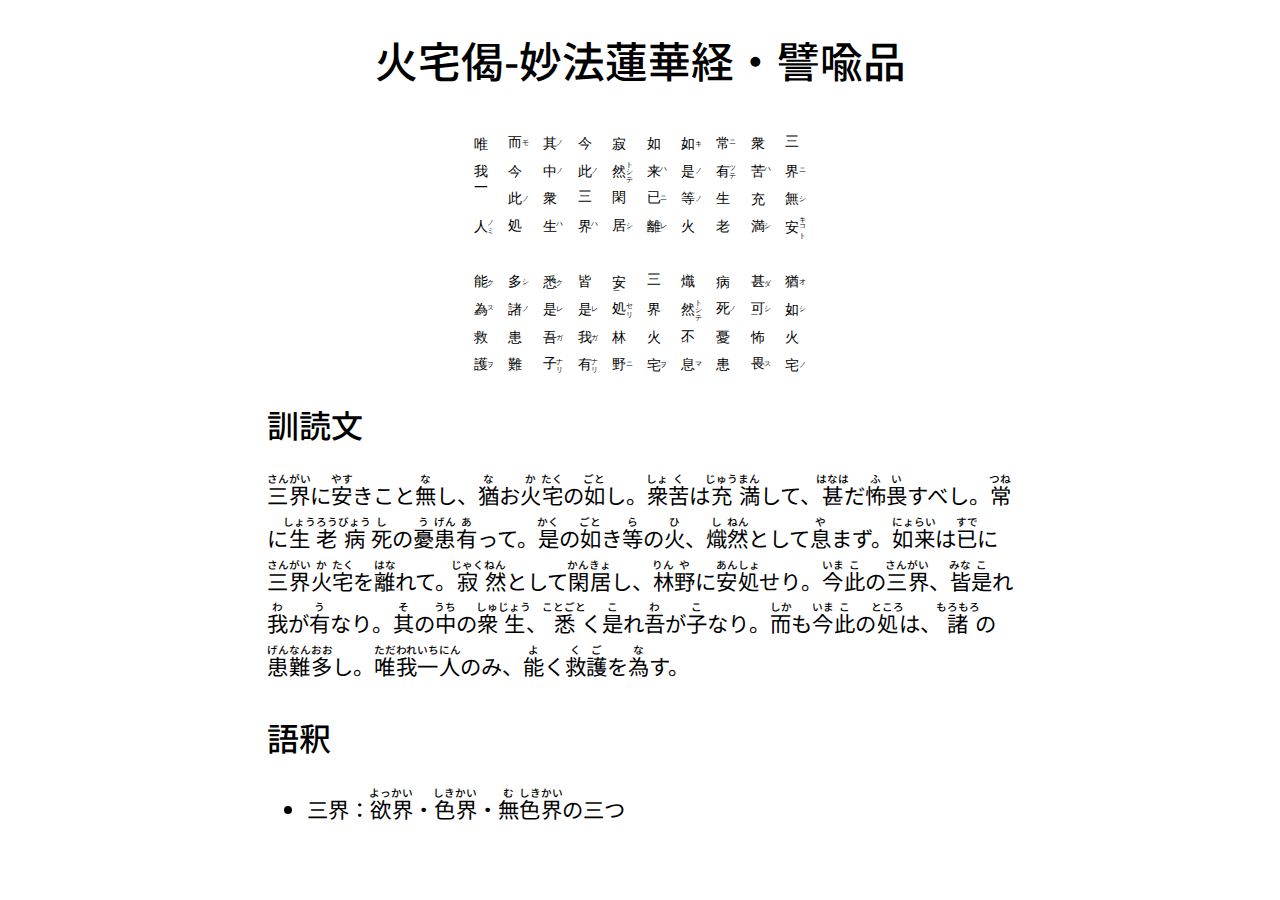
<file: other/kataku/index.html>
<!DOCTYPE html>
<html lang="ja">
<head>
    <meta charset="UTF-8">
    <meta name="viewport" content="width=device-width, initial-scale=1.0">
    <title>火宅偈-妙法蓮華経・譬喩品</title>
    <link rel="stylesheet" href="../../style.css">
</head>
<body>
    <h1>火宅偈-妙法蓮華経・譬喩品</h1>
    <img src="./input.svg">
    <h2>訓読文</h2>
    <p>
        <ruby>三<rt>さん</rt>界<rt>がい</rt></ruby>に<ruby>安<rt>やす</rt></ruby>きこと<ruby>無<rt>な</rt></ruby>し、<ruby>猶<rt>な</rt></ruby>お<ruby>火<rt>か</rt>宅<rt>たく</rt></ruby>の<ruby>如<rt>ごと</rt></ruby>し。<ruby>衆<rt>しょ</rt>苦<rt>く</rt></ruby>は<ruby>充<rt>じゅう</rt>満<rt>まん</rt></ruby>して、<ruby>甚<rt>はなは</rt></ruby>だ<ruby>怖<rt>ふ</rt>畏<rt>い</rt></ruby>すべし。<ruby>常<rt>つね</rt></ruby>に<ruby>生<rt>しょう</rt>老<rt>ろう</rt>病<rt>びょう</rt>死<rt>し</rt></ruby>の<ruby>憂<rt>う</rt>患<rt>げん</rt>有<rt>あ</rt></ruby>って。<ruby>是<rt>かく</rt></ruby>の<ruby>如<rt>ごと</rt></ruby>き<ruby>等<rt>ら</rt></ruby>の<ruby>火<rt>ひ</rt></ruby>、<ruby>熾<rt>し</rt>然<rt>ねん</rt></ruby>として<ruby>息<rt>や</rt></ruby>まず。<ruby>如<rt>にょ</rt>来<rt>らい</rt></ruby>は<ruby>已<rt>すで</rt></ruby>に<ruby>三<rt>さん</rt>界<rt>がい</rt>火<rt>か</rt>宅<rt>たく</rt></ruby>を<ruby>離<rt>はな</rt></ruby>れて。<ruby>寂<rt>じゃく</rt>然<rt>ねん</rt></ruby>として<ruby>閑<rt>かん</rt>居<rt>きょ</rt></ruby>し、<ruby>林<rt>りん</rt>野<rt>や</rt></ruby>に<ruby>安<rt>あん</rt>処<rt>しょ</rt></ruby>せり。<ruby>今<rt>いま</rt>此<rt>こ</rt></ruby>の<ruby>三<rt>さん</rt>界<rt>がい</rt></ruby>、<ruby>皆<rt>みな</rt>是<rt>こ</rt></ruby>れ<ruby>我<rt>わ</rt></ruby>が<ruby>有<rt>う</rt></ruby>なり。<ruby>其<rt>そ</rt></ruby>の<ruby>中<rt>うち</rt></ruby>の<ruby>衆<rt>しゅ</rt>生<rt>じょう</rt></ruby>、<ruby>悉<rt>ことごと</rt></ruby>く<ruby>是<rt>こ</rt></ruby>れ<ruby>吾<rt>わ</rt></ruby>が<ruby>子<rt>こ</rt></ruby>なり。<ruby>而<rt>しか</rt></ruby>も<ruby>今<rt>いま</rt>此<rt>こ</rt></ruby>の<ruby>処<rt>ところ</rt></ruby>は、<ruby>諸<rt>もろもろ</rt></ruby>の<ruby>患<rt>げん</rt>難<rt>なん</rt>多<rt>おお</rt></ruby>し。<ruby>唯<rt>ただ</rt>我<rt>われ</rt>一<rt>いち</rt>人<rt>にん</rt></ruby>のみ、<ruby>能<rt>よ</rt></ruby>く<ruby>救<rt>く</rt>護<rt>ご</rt></ruby>を<ruby>為<rt>な</rt></ruby>す。
    </p>
    <h2>語釈</h2>
    <p>
        <ul>
            <li>三界：<ruby>欲<rt>よっ</rt>界<rt>かい</rt></ruby>・<ruby>色<rt>しき</rt>界<rt>かい</rt></ruby>・<ruby>無<rt>む</rt>色<rt>しき</rt>界<rt>かい</rt></ruby>の三つ</li>
        </ul>
    </p>
</body>
</html>
</file>
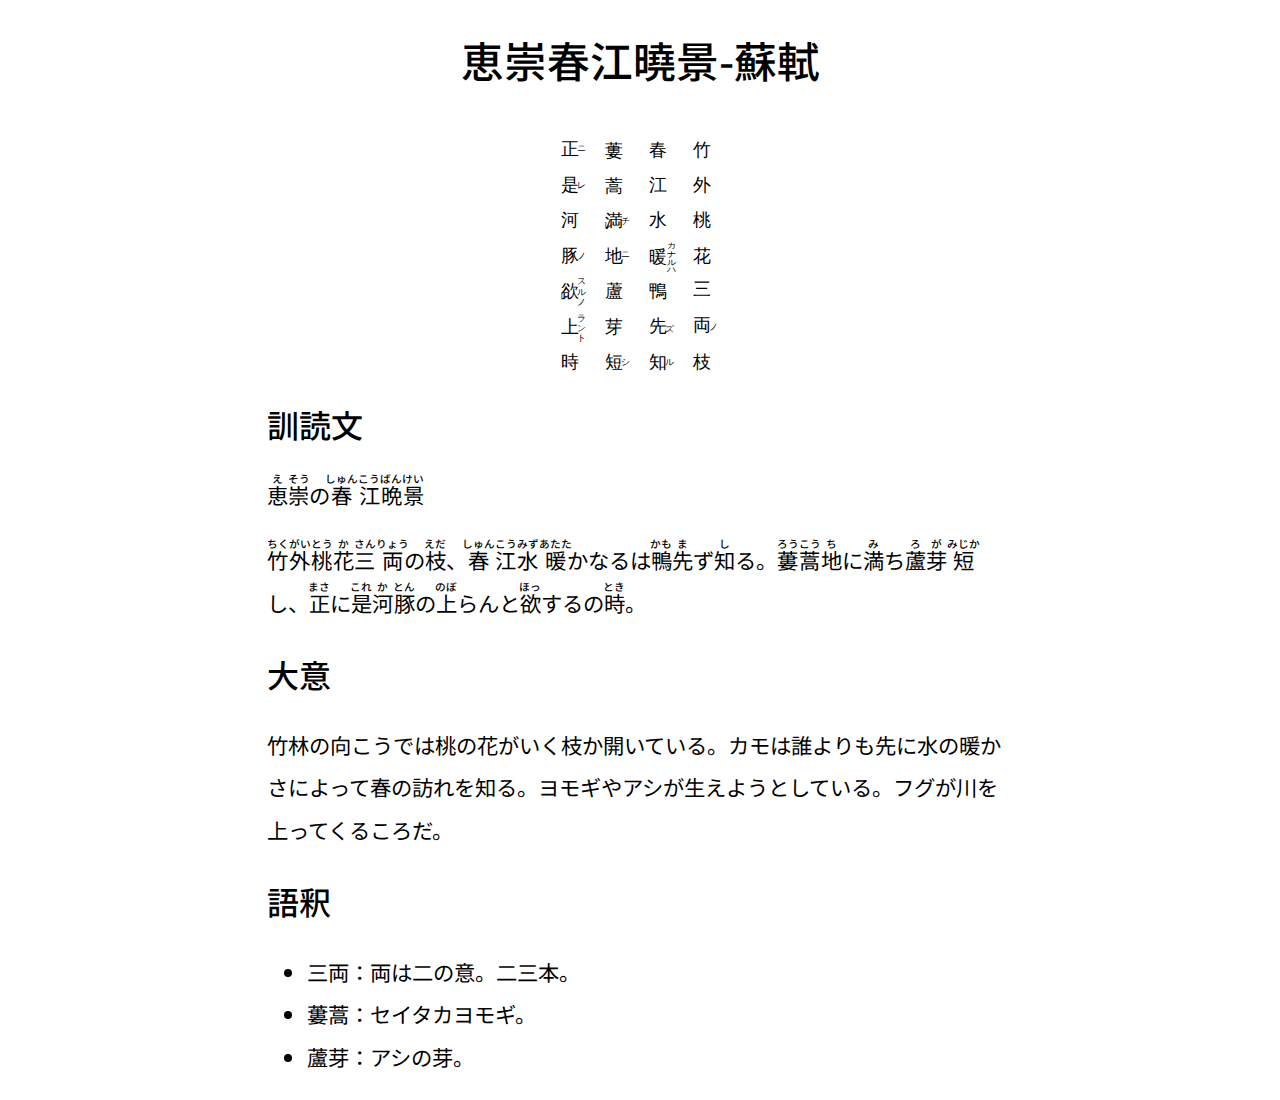
<file: other/shunko/index.html>
<!DOCTYPE html>
<html lang="ja">
<head>
    <meta charset="UTF-8">
    <meta name="viewport" content="width=device-width, initial-scale=1.0">
    <title>恵崇春江曉景-蘇軾</title>
    <link rel="stylesheet" href="../../style.css">
</head>
<body>
    <h1>恵崇春江曉景-蘇軾</h1>
    <img src="./input.svg">
    <h2>訓読文</h2>
    <p>
        <ruby>恵<rt>え</rt>崇<rt>そう</rt></ruby>の<ruby>春<rt>しゅん</rt>江<rt>こう</rt>晩<rt>ばん</rt>景<rt>けい</rt></ruby>
    </p>
    <p>
        <ruby>竹<rt>ちく</rt>外<rt>がい</rt>桃<rt>とう</rt>花<rt>か</rt>三<rt>さん</rt>両<rt>りょう</rt></ruby>の<ruby>枝<rt>えだ</rt></ruby>、<ruby>春<rt>しゅん</rt>江<rt>こう</rt>水<rt>みず</rt>暖<rt>あたた</rt></ruby>かなるは<ruby>鴨<rt>かも</rt>先<rt>ま</rt></ruby>ず<ruby>知<rt>し</rt></ruby>る。<ruby>蔞<rt>ろう</rt>蒿<rt>こう</rt>地<rt>ち</rt></ruby>に<ruby>満<rt>み</rt></ruby>ち<ruby>蘆<rt>ろ</rt>芽<rt>が</rt>短<rt>みじか</rt></ruby>し、<ruby>正<rt>まさ</rt></ruby>に<ruby>是<rt>これ</rt></ruby><ruby>河<rt>か</rt>豚<rt>とん</rt></ruby>の<ruby>上<rt>のぼ</rt></ruby>らんと<ruby>欲<rt>ほっ</rt></ruby>するの<ruby>時<rt>とき</rt></ruby>。
    </p>
    <h2>大意</h2>
    <p>
        竹林の向こうでは桃の花がいく枝か開いている。カモは誰よりも先に水の暖かさによって春の訪れを知る。ヨモギやアシが生えようとしている。フグが川を上ってくるころだ。
    </p>
    <h2>語釈</h2>
    <p>
        <ul>
            <li>三両：両は二の意。二三本。</li>
            <li>蔞蒿：セイタカヨモギ。</li>
            <li>蘆芽：アシの芽。</li>
        </ul>
    </p>
</body>
</html>
</file>
<file: style.css>
@import url('https://fonts.googleapis.com/css2?family=Noto+Sans+JP:wght@100..900&display=swap');

/* PC用（ナビゲーションを横並び） */
@media screen and (min-width: 768px) {
    body {
        width: 35em;
        margin: 0 auto;
        
        font-size: 16pt;
    }
    
    img {
        max-height: 12em;
        width: auto;
        margin: auto;
        display: block;
    }
}

/* スマホ用（ナビゲーションを縦並び） */
@media screen and (max-width: 767px) {
    body {
        /* width: 35em; */
        /* margin: 0 auto; */
        
        font-size: 14pt;
    }

    img {
        max-height: 12em;
        max-width: 100%;
        height: auto;
        width: auto;
        margin: auto;
        display: block;
    }
}

body {
    font-family: "Noto Sans JP", sans-serif;
    font-weight: 400;
}

h1, h2, h3, h4, h5, strong {
    font-weight: 500;
}

rt {
    font-weight: 500;
    user-select: none;
}

h1 {
    text-align: center;
}

p,li {
    line-height: 2;
}

a {
    text-decoration: none;
}
</file>
